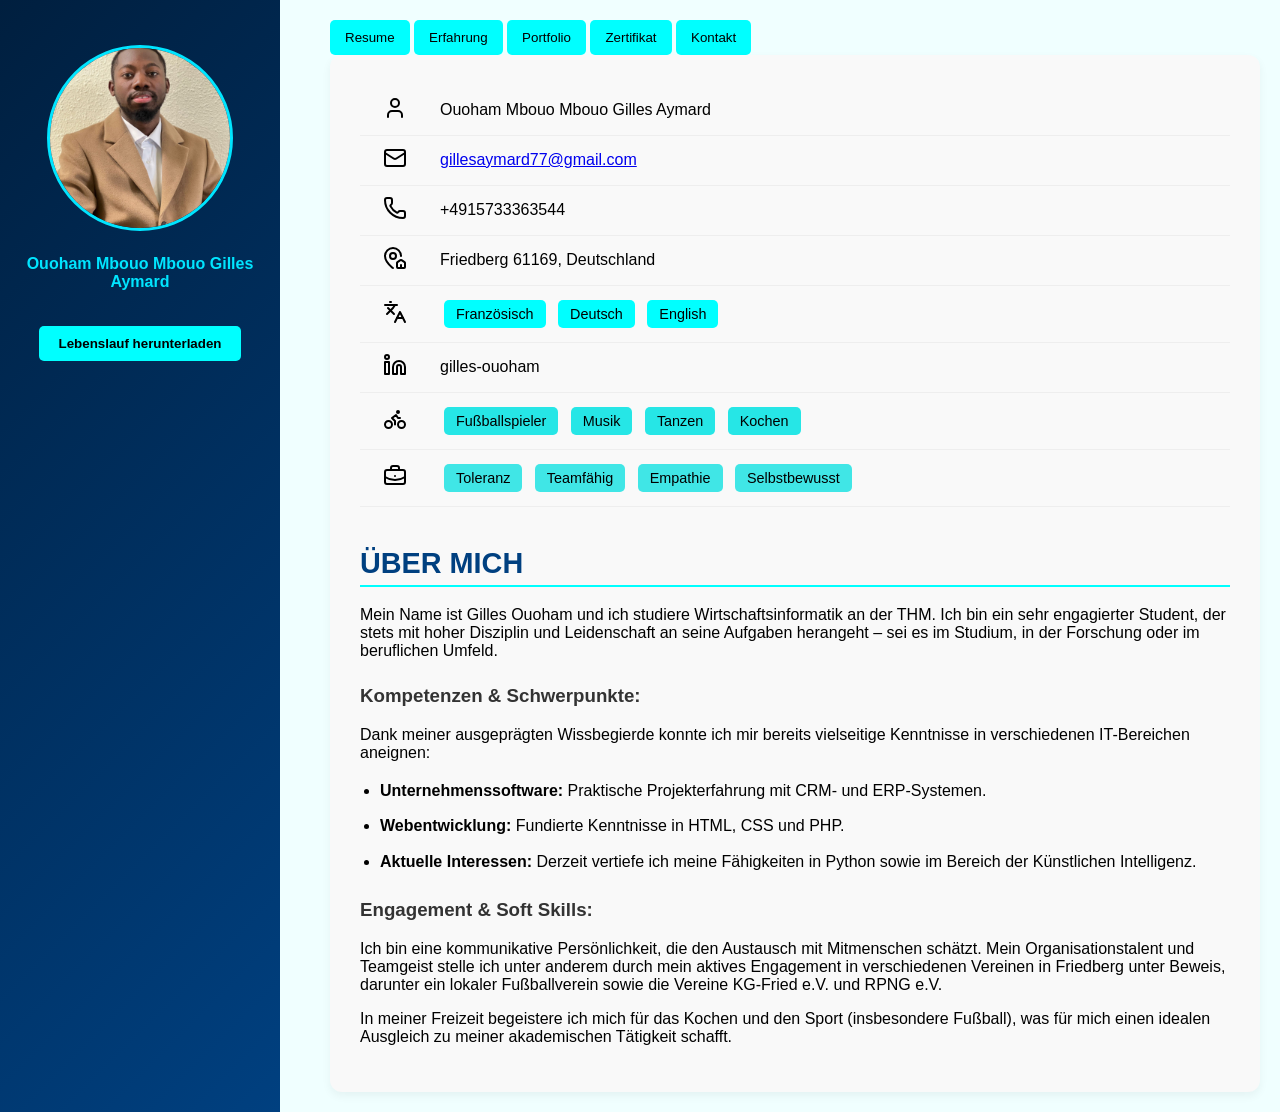
<file: index.html>
<!DOCTYPE html>
<html lang="de">
<head>
    <meta charset="UTF-8">
    <meta name="viewport" content="width=device-width, initial-scale=1.0">
    <title>Portfolio Gilles Ouoham</title>
    <link rel="stylesheet" href="style.css">
</head>
<body>
    <div class="container-parent">

        <div class="beschreibungdiv">
            <img src="images/5213255600974795496.jpg" class="image" alt="Foto von Gilles Ouoham">
            <p class="name-sidebar">Ouoham Mbouo Mbouo Gilles Aymard</p>
            <a href="images/Lebenslauf_DA" download="Lebenslauf_Gilles_Ouoham">
                <button class="buttoncv">Lebenslauf herunterladen</button>   
            </a>
        </div>

        <div class="menudiv"> 
            <div class="boutondiv">
                <a href="resume.html"><button class="button1">Resume</button></a>
                <a href="erfahrung.html"><button class="button2">Erfahrung</button></a>
                <a href="portfolio.html"><button class="button3">Portfolio</button></a>
                <a href="zertifikat.html"><button class="button4">Zertifikat</button></a>
                <a href="kontakt.html"><button class="button5">Kontakt</button></a>
            </div>

            <div class="infodiv">
                <table>
                    <tr>
                        <td><img src="images/user.svg" alt="Name Icon"></td>
                        <td>Ouoham Mbouo Mbouo Gilles Aymard</td>
                    </tr>
                    <tr>
                        <td><img src="images/mail.svg" alt="E-Mail Icon"></td>
                        <td><a href="mailto:gillesaymard77@gmail.com">gillesaymard77@gmail.com</a></td>
                    </tr>
                    <tr>
                        <td><img src="images/phone.svg" alt="Telefon Icon"></td>
                        <td>+4915733363544</td>
                    </tr>
                    <tr>
                        <td><img src="images/map-pin-house.svg" alt="Adresse Icon"></td>
                        <td>Friedberg 61169, Deutschland</td>
                    </tr>
                    <tr>
                        <td><img src="images/languages.svg" alt="Sprachen Icon"></td>
                        <td>
                            <span class="badge">Französisch</span> 
                            <span class="badge">Deutsch</span> 
                            <span class="badge">English</span> 
                        </td>
                    </tr>
                    <tr>
                        <td><img src="images/linkedin.svg" alt="LinkedIn Icon"></td>
                        <td>gilles-ouoham</td>
                    </tr>
                    <tr>
                        <td><img src="images/bike.svg" alt="Hobbys Icon"></td>
                        <td>
                            <span class="badge badge-hobby">Fußballspieler</span> 
                            <span class="badge badge-hobby">Musik</span> 
                            <span class="badge badge-hobby">Tanzen</span> 
                            <span class="badge badge-hobby">Kochen</span> 
                        </td>
                    </tr>
                    <tr>
                        <td><img src="images/briefcase-business.svg" alt="Soft Skills Icon"></td>
                        <td>
                            <span class="badge badge-skill">Toleranz</span> 
                            <span class="badge badge-skill">Teamfähig</span> 
                            <span class="badge badge-skill">Empathie</span> 
                            <span class="badge badge-skill">Selbstbewusst</span>
                        </td>
                    </tr>
                </table>

                <h1 class="titre">ÜBER MICH</h1>
                
                <p>Mein Name ist Gilles Ouoham und ich studiere Wirtschaftsinformatik an der THM. Ich bin ein sehr engagierter Student, der stets mit hoher Disziplin und Leidenschaft an seine Aufgaben herangeht – sei es im Studium, in der Forschung oder im beruflichen Umfeld.</p>

                <h3>Kompetenzen & Schwerpunkte:</h3>
                <p>Dank meiner ausgeprägten Wissbegierde konnte ich mir bereits vielseitige Kenntnisse in verschiedenen IT-Bereichen aneignen:</p>
                
                <ul class="skills-list">
                    <li><strong>Unternehmenssoftware:</strong> Praktische Projekterfahrung mit CRM- und ERP-Systemen.</li>
                    <li><strong>Webentwicklung:</strong> Fundierte Kenntnisse in HTML, CSS und PHP.</li>
                    <li><strong>Aktuelle Interessen:</strong> Derzeit vertiefe ich meine Fähigkeiten in Python sowie im Bereich der Künstlichen Intelligenz.</li>
                </ul>

                <h3>Engagement & Soft Skills:</h3>
                <p>Ich bin eine kommunikative Persönlichkeit, die den Austausch mit Mitmenschen schätzt. Mein Organisationstalent und Teamgeist stelle ich unter anderem durch mein aktives Engagement in verschiedenen Vereinen in Friedberg unter Beweis, darunter ein lokaler Fußballverein sowie die Vereine KG-Fried e.V. und RPNG e.V.</p>
                <p>In meiner Freizeit begeistere ich mich für das Kochen und den Sport (insbesondere Fußball), was für mich einen idealen Ausgleich zu meiner akademischen Tätigkeit schafft.</p>
            </div>
        </div>

    </div>
</body>
</html>
</file>
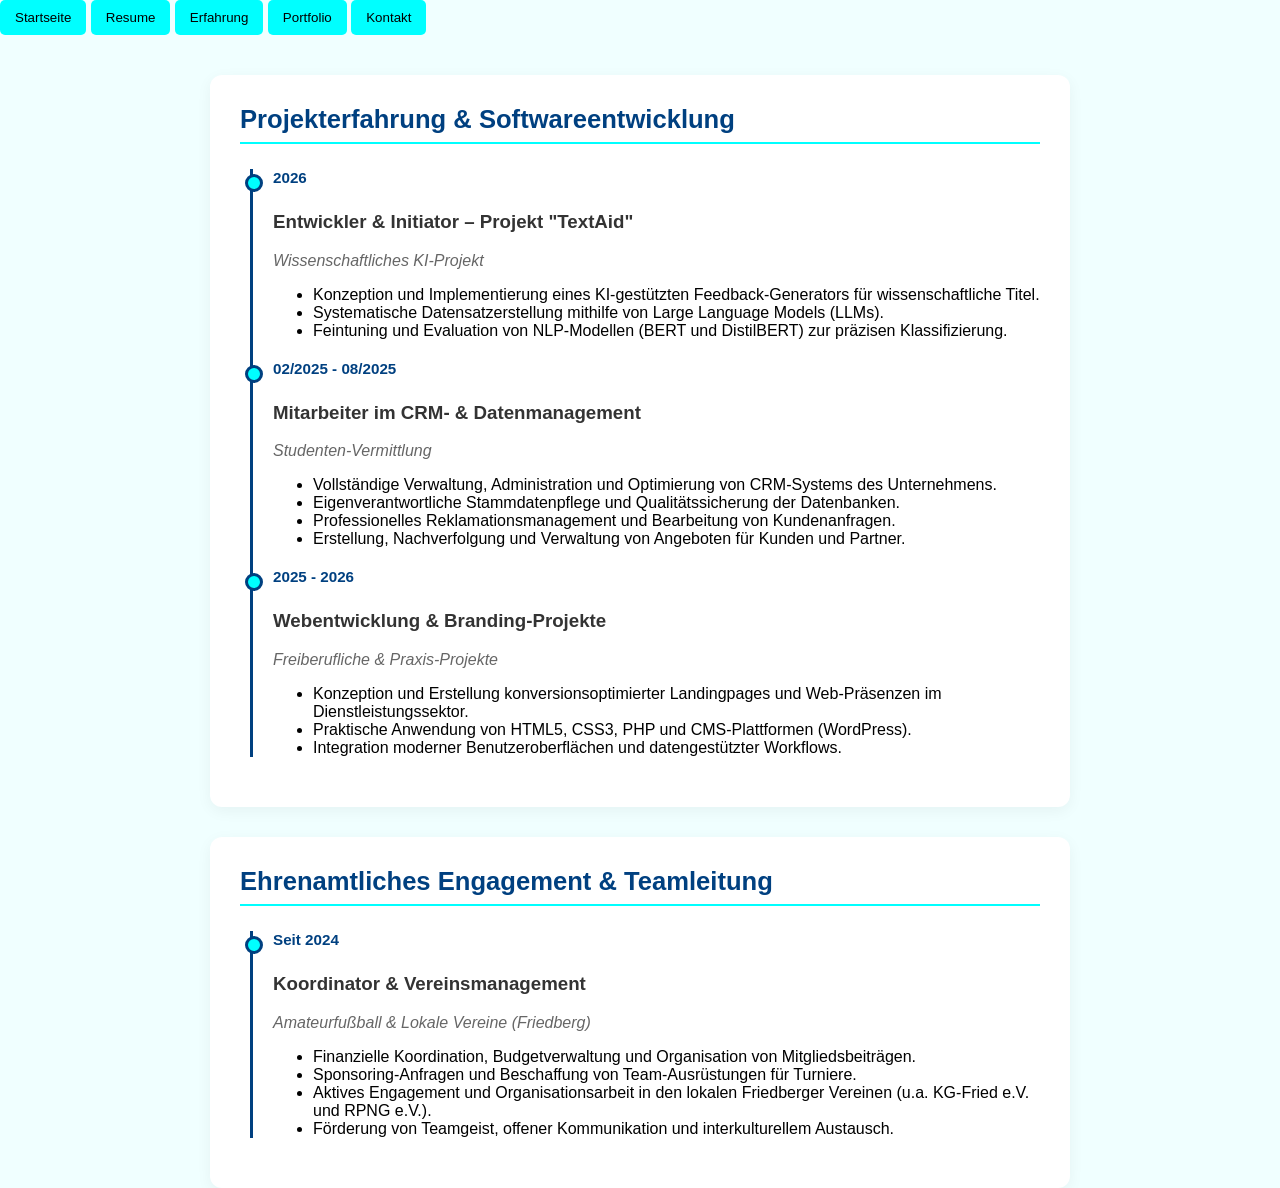
<file: erfahrung.html>
<!DOCTYPE html>
<html lang="de">
<head>
    <meta charset="UTF-8">
    <meta name="viewport" content="width=device-width, initial-scale=1.0">
    <title>Erfahrung - Gilles Ouoham</title>
    <link rel="stylesheet" href="style.css">
</head>
<body>
    <div class="boutondiv">
        <a href="index.html"><button class="button6">Startseite</button></a>
        <a href="resume.html"><button class="button1">Resume</button></a>
        <a href="erfahrung.html"><button class="button2">Erfahrung</button></a>
        <a href="portfolio.html"><button class="button3">Portfolio</button></a>
        <a href="kontakt.html"><button class="button5">Kontakt</button></a>
    </div>

    <div class="resume-container">
        
        <div class="resume-section">
            <h2 class="resume-title">Projekterfahrung & Softwareentwicklung</h2>
            
            <div class="resume-timeline">
                <div class="timeline-item">
                    <div class="timeline-date">2026</div>
                    <div class="timeline-content">
                        <h3>Entwickler & Initiator – Projekt "TextAid"</h3>
                        <p class="timeline-institution">Wissenschaftliches KI-Projekt</p>
                        <ul>
                            <li>Konzeption und Implementierung eines KI-gestützten Feedback-Generators für wissenschaftliche Titel.</li>
                            <li>Systematische Datensatzerstellung mithilfe von Large Language Models (LLMs).</li>
                            <li>Feintuning und Evaluation von NLP-Modellen (BERT und DistilBERT) zur präzisen Klassifizierung.</li>
                        </ul>
                    </div>
                </div>

                <div class="timeline-item">
                    <div class="timeline-date">02/2025 - 08/2025</div>
                    <div class="timeline-content">
                        <h3>Mitarbeiter im CRM- & Datenmanagement</h3>
                        <p class="timeline-institution">Studenten-Vermittlung</p>
                        <ul>
                            <li>Vollständige Verwaltung, Administration und Optimierung von CRM-Systems des Unternehmens.</li>
                            <li>Eigenverantwortliche Stammdatenpflege und Qualitätssicherung der Datenbanken.</li>
                            <li>Professionelles Reklamationsmanagement und Bearbeitung von Kundenanfragen.</li>
                            <li>Erstellung, Nachverfolgung und Verwaltung von Angeboten für Kunden und Partner.</li>
                        </ul>
                    </div>
                </div>

                <div class="timeline-item">
                    <div class="timeline-date">2025 - 2026</div>
                    <div class="timeline-content">
                        <h3>Webentwicklung & Branding-Projekte</h3>
                        <p class="timeline-institution">Freiberufliche & Praxis-Projekte</p>
                        <ul>
                            <li>Konzeption und Erstellung konversionsoptimierter Landingpages und Web-Präsenzen im Dienstleistungssektor.</li>
                            <li>Praktische Anwendung von HTML5, CSS3, PHP und CMS-Plattformen (WordPress).</li>
                            <li>Integration moderner Benutzeroberflächen und datengestützter Workflows.</li>
                        </ul>
                    </div>
                </div>
            </div>
        </div>

        <div class="resume-section">
            <h2 class="resume-title">Ehrenamtliches Engagement & Teamleitung</h2>
            
            <div class="resume-timeline">
                <div class="timeline-item">
                    <div class="timeline-date">Seit 2024</div>
                    <div class="timeline-content">
                        <h3>Koordinator & Vereinsmanagement</h3>
                        <p class="timeline-institution">Amateurfußball & Lokale Vereine (Friedberg)</p>
                        <ul>
                            <li>Finanzielle Koordination, Budgetverwaltung und Organisation von Mitgliedsbeiträgen.</li>
                            <li>Sponsoring-Anfragen und Beschaffung von Team-Ausrüstungen für Turniere.</li>
                            <li>Aktives Engagement und Organisationsarbeit in den lokalen Friedberger Vereinen (u.a. KG-Fried e.V. und RPNG e.V.).</li>
                            <li>Förderung von Teamgeist, offener Kommunikation und interkulturellem Austausch.</li>
                        </ul>
                    </div>
                </div>
            </div>
        </div>

    </div>
</body>
</html>
</file>
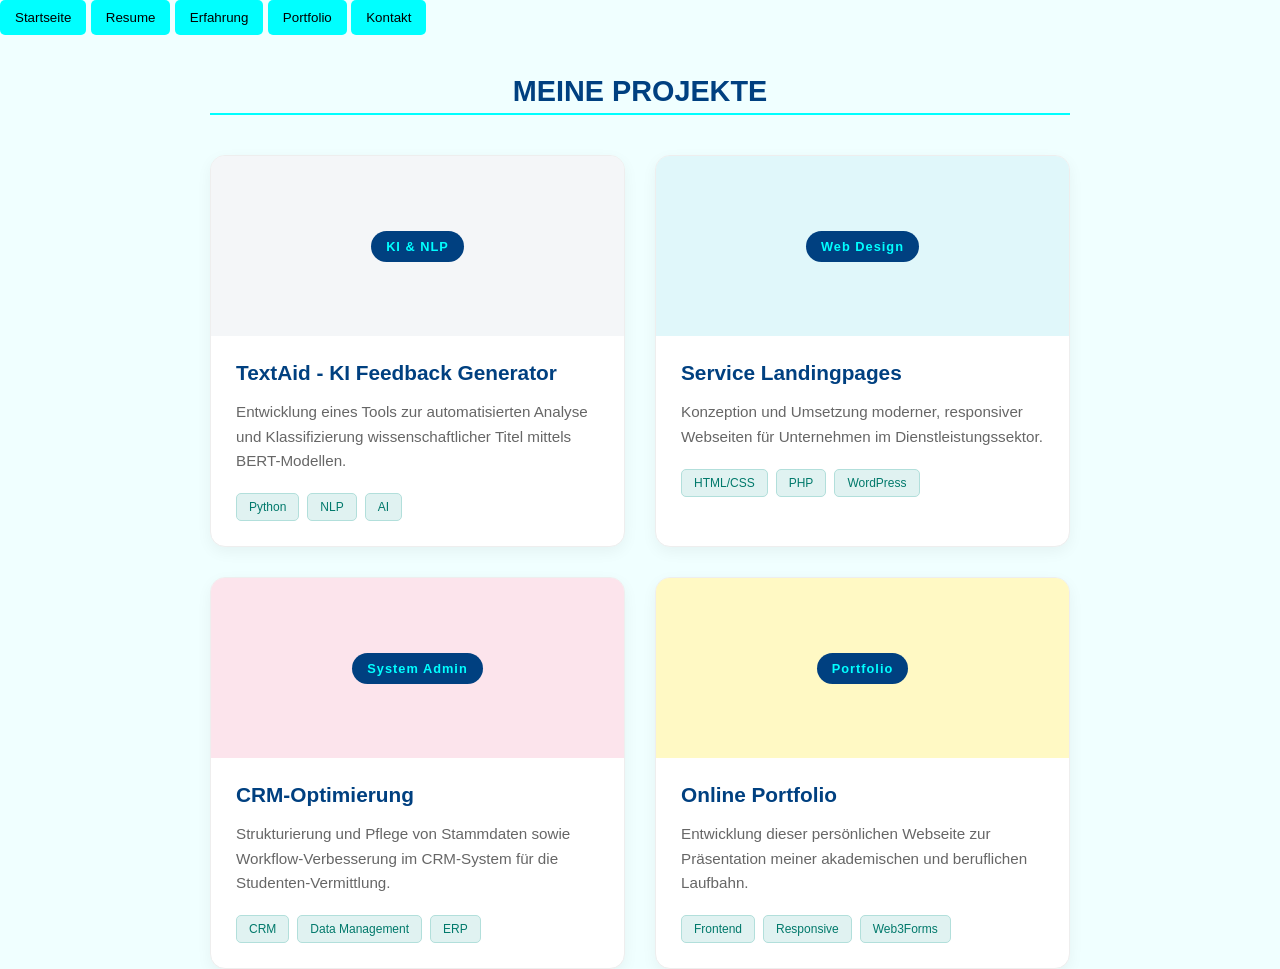
<file: portfolio.html>
<!DOCTYPE html>
<html lang="de">
<head>
    <meta charset="UTF-8">
    <meta name="viewport" content="width=device-width, initial-scale=1.0">
    <title>Portfolio - Gilles Ouoham</title>
    <link rel="stylesheet" href="style.css">
</head>
<body>
    <div class="boutondiv">
        <a href="index.html"><button class="button6">Startseite</button></a>
        <a href="resume.html"><button class="button1">Resume</button></a>
        <a href="erfahrung.html"><button class="button2">Erfahrung</button></a>
        <a href="portfolio.html"><button class="button3">Portfolio</button></a>
        <a href="kontakt.html"><button class="button5">Kontakt</button></a>
    </div>

    <div class="resume-container">
        <h1 class="titre" style="text-align: center; margin-bottom: 40px;">MEINE PROJEKTE</h1>

        <div class="portfolio-grid">
            
            <div class="project-card">
                <div class="project-image">
                    <div class="project-overlay">KI & NLP</div>
                </div>
                <div class="project-content">
                    <h3>TextAid - KI Feedback Generator</h3>
                    <p>Entwicklung eines Tools zur automatisierten Analyse und Klassifizierung wissenschaftlicher Titel mittels BERT-Modellen.</p>
                    <div class="project-tags">
                        <span class="badge">Python</span>
                        <span class="badge">NLP</span>
                        <span class="badge">AI</span>
                    </div>
                </div>
            </div>

            <div class="project-card">
                <div class="project-image" style="background-color: #e0f7fa;">
                    <div class="project-overlay">Web Design</div>
                </div>
                <div class="project-content">
                    <h3>Service Landingpages</h3>
                    <p>Konzeption und Umsetzung moderner, responsiver Webseiten für Unternehmen im Dienstleistungssektor.</p>
                    <div class="project-tags">
                        <span class="badge">HTML/CSS</span>
                        <span class="badge">PHP</span>
                        <span class="badge">WordPress</span>
                    </div>
                </div>
            </div>

            <div class="project-card">
                <div class="project-image" style="background-color: #fce4ec;">
                    <div class="project-overlay">System Admin</div>
                </div>
                <div class="project-content">
                    <h3>CRM-Optimierung</h3>
                    <p>Strukturierung und Pflege von Stammdaten sowie Workflow-Verbesserung im CRM-System für die Studenten-Vermittlung.</p>
                    <div class="project-tags">
                        <span class="badge">CRM</span>
                        <span class="badge">Data Management</span>
                        <span class="badge">ERP</span>
                    </div>
                </div>
            </div>

            <div class="project-card">
                <div class="project-image" style="background-color: #fff9c4;">
                    <div class="project-overlay">Portfolio</div>
                </div>
                <div class="project-content">
                    <h3>Online Portfolio</h3>
                    <p>Entwicklung dieser persönlichen Webseite zur Präsentation meiner akademischen und beruflichen Laufbahn.</p>
                    <div class="project-tags">
                        <span class="badge">Frontend</span>
                        <span class="badge">Responsive</span>
                        <span class="badge">Web3Forms</span>
                    </div>
                </div>
            </div>

        </div>
    </div>
</body>
</html>
</file>
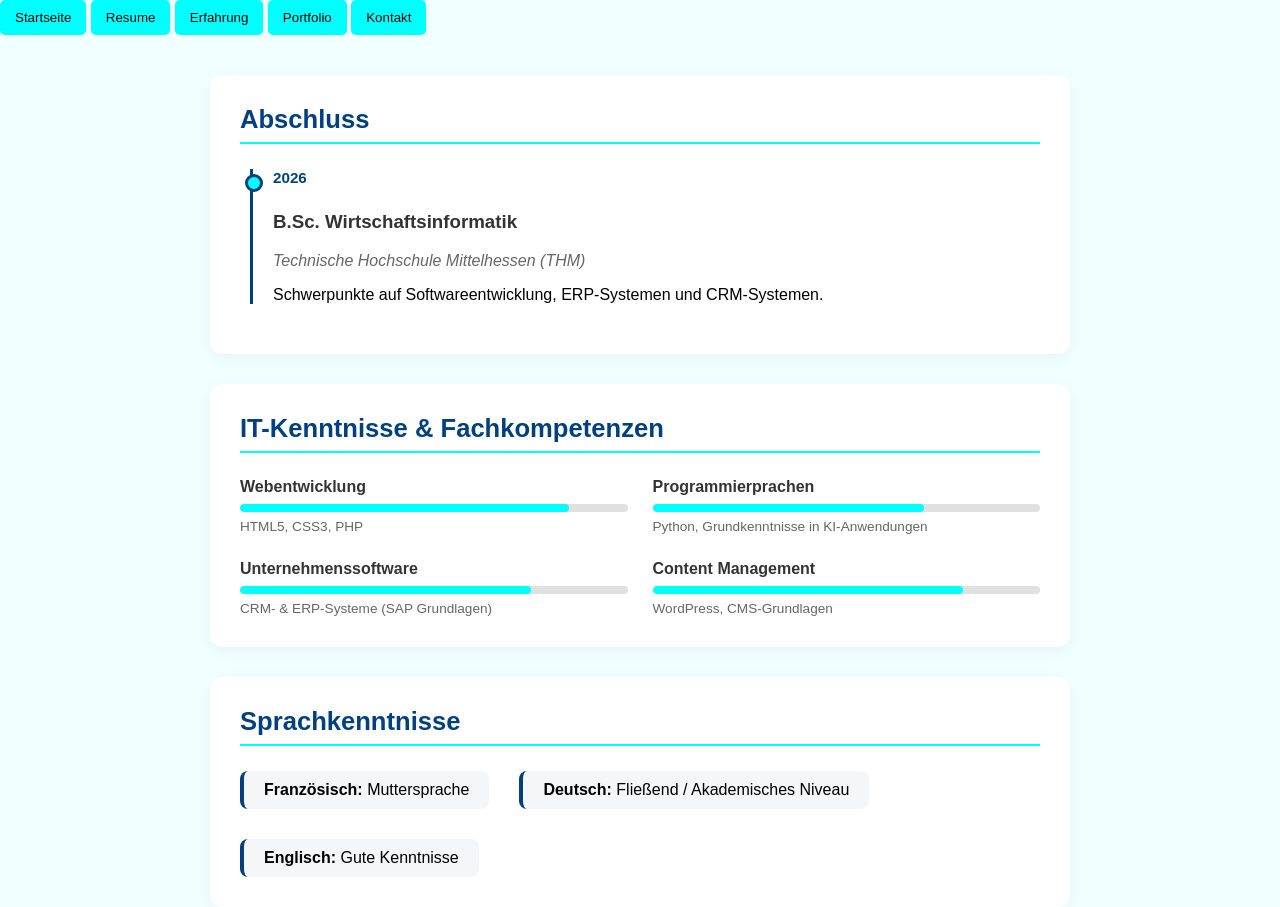
<file: resume.html>
<!DOCTYPE html>
<html lang="de">
<head>
    <meta charset="UTF-8">
    <meta name="viewport" content="width=device-width, initial-scale=1.0">
    <title>Resume - Gilles Ouoham</title>
    <link rel="stylesheet" href="style.css">
</head>
<body>
    <div class="boutondiv">
        <a href="index.html"><button class="button6">Startseite</button></a>
        <a href="resume.html"><button class="button1">Resume</button></a>
        <a href="erfahrung.html"><button class="button2">Erfahrung</button></a>
        <a href="portfolio.html"><button class="button3">Portfolio</button></a>
        <a href="kontakt.html"><button class="button5">Kontakt</button></a>
    </div>

    <div class="resume-container">
        
        <div class="resume-section">
            <h2 class="resume-title">Abschluss</h2>
            
            <div class="resume-timeline">
                <div class="timeline-item">
                    <div class="timeline-date">2026</div>
                    <div class="timeline-content">
                        <h3>B.Sc. Wirtschaftsinformatik</h3>
                        <p class="timeline-institution">Technische Hochschule Mittelhessen (THM)</p>
                        <p>Schwerpunkte auf Softwareentwicklung, ERP-Systemen und CRM-Systemen.</p>
                    </div>
                </div>
            </div>
        </div>

        <div class="resume-section">
            <h2 class="resume-title">IT-Kenntnisse & Fachkompetenzen</h2>
            
            <div class="skills-grid">
                <div class="skill-box">
                    <h4>Webentwicklung</h4>
                    <div class="skill-bar"><div class="skill-level" style="width: 85%;"></div></div>
                    <span>HTML5, CSS3, PHP</span>
                </div>
                
                <div class="skill-box">
                    <h4>Programmierprachen</h4>
                    <div class="skill-bar"><div class="skill-level" style="width: 70%;"></div></div>
                    <span>Python, Grundkenntnisse in KI-Anwendungen</span>
                </div>

                <div class="skill-box">
                    <h4>Unternehmenssoftware</h4>
                    <div class="skill-bar"><div class="skill-level" style="width: 75%;"></div></div>
                    <span>CRM- & ERP-Systeme (SAP Grundlagen)</span>
                </div>

                <div class="skill-box">
                    <h4>Content Management</h4>
                    <div class="skill-bar"><div class="skill-level" style="width: 80%;"></div></div>
                    <span>WordPress, CMS-Grundlagen</span>
                </div>
            </div>
        </div>

        <div class="resume-section">
            <h2 class="resume-title">Sprachkenntnisse</h2>
            <div class="languages-flex">
                <div class="lang-item"><strong>Französisch:</strong> Muttersprache</div>
                <div class="lang-item"><strong>Deutsch:</strong> Fließend / Akademisches Niveau</div>
                <div class="lang-item"><strong>Englisch:</strong> Gute Kenntnisse</div>
            </div>
        </div>

    </div>
</body>
</html>
</file>
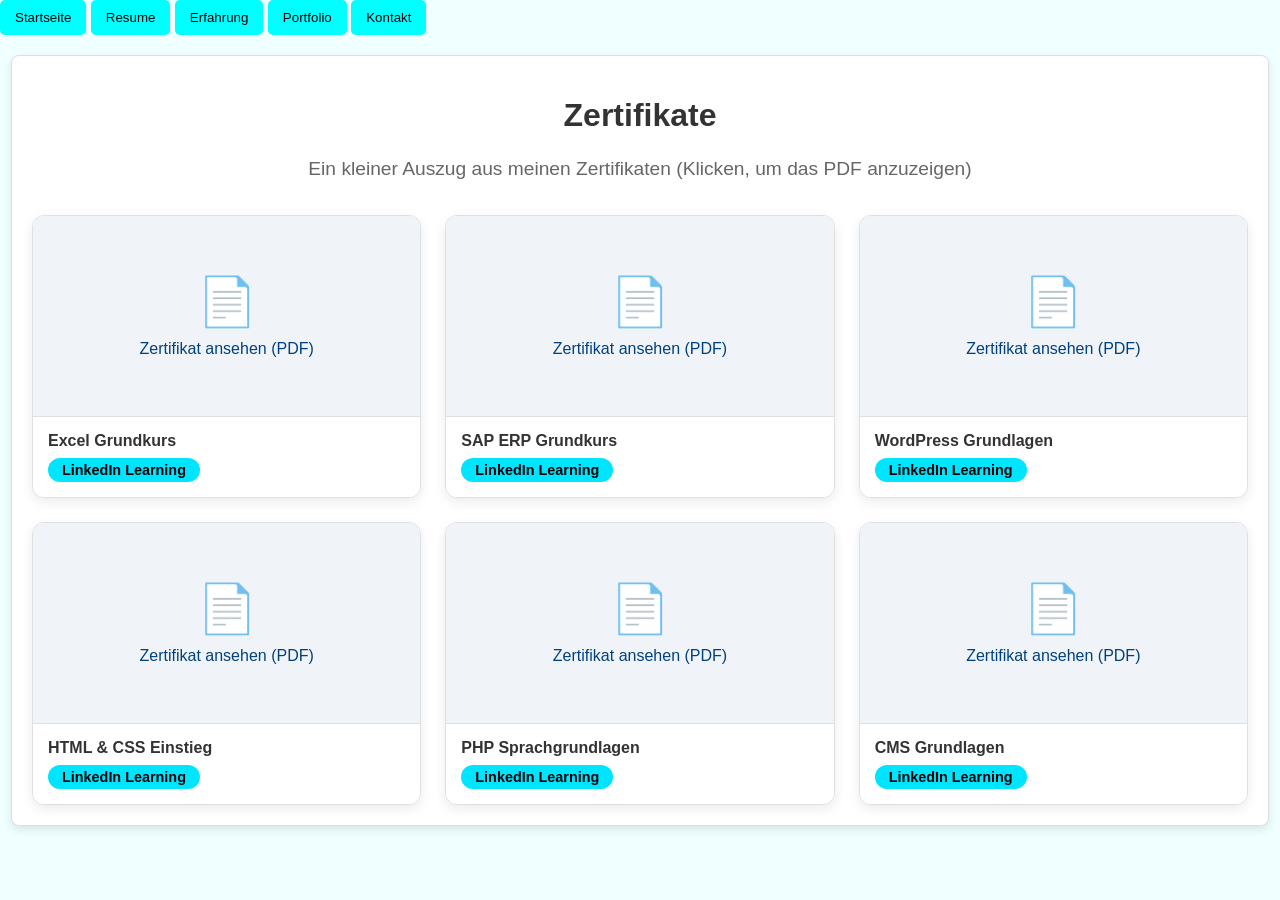
<file: zertifikat.html>
<!DOCTYPE html>
<html lang="de">
<head>
    <meta charset="UTF-8">
    <meta name="viewport" content="width=device-width, initial-scale=1.0">
    <title>Zertifikate - Gilles Ouoham</title>
    <link rel="stylesheet" href="style.css">
</head>
<body>
    <div class="boutondiv">
        <a href="index.html"><button class="button6">Startseite</button></a>
        <a href="resume.html"><button class="button1">Resume</button></a>
        <a href="erfahrung.html"><button class="button2">Erfahrung</button></a>
        <a href="portfolio.html"><button class="button3">Portfolio</button></a>
        <a href="kontakt.html"><button class="button5">Kontakt</button></a>
    </div>

    <div class="zertdiv">
        <h1>Zertifikate</h1>
        <p>Ein kleiner Auszug aus meinen Zertifikaten (Klicken, um das PDF anzuzeigen)</p>

        <div class="cert-grid">

            <a href="images/Zertifikate/Abschlusszertifikat_Excel Grundkurs Microsoft 365.pdf" target="_blank" class="cert-card">
                <div class="pdf-placeholder">
                    <span class="pdf-icon">📄</span>
                    <span class="pdf-text">Zertifikat ansehen (PDF)</span>
                </div>
                <div class="cert-footer">
                    <strong>Excel Grundkurs</strong>
                    <span class="cert-badge">LinkedIn Learning</span>
                </div>
            </a>

            <a href="images/Zertifikate/Abschlusszertifikat_SAP ERP Grundkurs.pdf" target="_blank" class="cert-card">
                <div class="pdf-placeholder">
                    <span class="pdf-icon">📄</span>
                    <span class="pdf-text">Zertifikat ansehen (PDF)</span>
                </div>
                <div class="cert-footer">
                    <strong>SAP ERP Grundkurs</strong>
                    <span class="cert-badge">LinkedIn Learning</span>
                </div>
            </a>

            <a href="images/Zertifikate/Abschlusszertifikat_WordPress 6 fur Entwicklerinnen  Grundlagen.pdf" target="_blank" class="cert-card">
                <div class="pdf-placeholder">
                    <span class="pdf-icon">📄</span>
                    <span class="pdf-text">Zertifikat ansehen (PDF)</span>
                </div>
                <div class="cert-footer">
                    <strong>WordPress Grundlagen</strong>
                    <span class="cert-badge">LinkedIn Learning</span>
                </div>
            </a>

            <a href="images/Zertifikate/CertificatDaccomplissement_HTML_und_CSS_Der_schnelle_Einstieg.pdf" target="_blank" class="cert-card">
                <div class="pdf-placeholder">
                    <span class="pdf-icon">📄</span>
                    <span class="pdf-text">Zertifikat ansehen (PDF)</span>
                </div>
                <div class="cert-footer">
                    <strong>HTML & CSS Einstieg</strong>
                    <span class="cert-badge">LinkedIn Learning</span>
                </div>
            </a>

            <a href="images/Zertifikate/CertificateOfCompletion_PHP Grundkurs 1 Sprachgrundlagen.pdf" target="_blank" class="cert-card">
                <div class="pdf-placeholder">
                    <span class="pdf-icon">📄</span>
                    <span class="pdf-text">Zertifikat ansehen (PDF)</span>
                </div>
                <div class="cert-footer">
                    <strong>PHP Sprachgrundlagen</strong>
                    <span class="cert-badge">LinkedIn Learning</span>
                </div>
            </a>

            <a href="images/Zertifikate/Abschlusszertifikat_ContentManagementSysteme CMS  Grundlagen.pdf" target="_blank" class="cert-card">
                <div class="pdf-placeholder">
                    <span class="pdf-icon">📄</span>
                    <span class="pdf-text">Zertifikat ansehen (PDF)</span>
                </div>
                <div class="cert-footer">
                    <strong>CMS Grundlagen</strong>
                    <span class="cert-badge">LinkedIn Learning</span>
                </div>
            </a>

        </div>
    </div>
</body>
</html>
</file>
<file: style.css>
/* Reset global et corrections de syntaxe */
html, body {
    height: 100%;
    margin: 0; 
    padding: 0; 
    font-family: 'Segoe UI', Tahoma, Geneva, Verdana, sans-serif;
}

body {
    background-color: azure;
}

/* Conteneur Principal */
.container-parent {
    display: flex;
    min-height: 100vh;
    gap: 30px;
    align-items: stretch;
}

/* Linke Sidebar (Modifiée pour un rendu moderne) */
.beschreibungdiv { 
    flex: 0 0 280px; /* Largeur fixe et stable de 280px */
    background: linear-gradient(135deg, #001f3f, #004080); /* Un bleu nuit dégradé plus pro */
    color: white;
    text-align: center;
    padding: 20px;
    box-sizing: border-box;
}

.name-sidebar {
    color: #00e5ff; /* Aqua clair pour faire ressortir ton nom */
    font-weight: bold;
    margin: 20px 0;
}

.image {
    width: 180px;
    height: 180px;
    object-fit: cover;
    border-radius: 50%; /* Optionnel : met ta photo en rond pour un effet plus moderne */
    border: 3px solid #00e5ff;
    margin-top: 25px;
}

/* Rechter Hauptinhalt */
.menudiv { 
    flex: 1;
    display: flex;
    flex-direction: column;
    padding: 20px;
}

/* Navigation */
.buttondiv {
    display: flex;
    justify-content: flex-end;
    gap: 10px; /* Espace entre les boutons de navigation */
    margin-bottom: 15px;
}

/* Boutons de navigation généraux */
.button1, .button2, .button3, .button4, .button5, .button6 {
    background-color: aqua;
    color: black;
    border: none;
    border-radius: 5px;
    padding: 10px 15px;
    font-weight: 500;
    cursor: pointer;
    transition: transform 0.2s, background-color 0.2s; /* Corrigé : 0.2s au lieu de 0,2s */
}

.button1:hover, .button2:hover, .button3:hover, .button4:hover, .button5:hover {
    transform: scale(1.05);
    background-color: #00e5e5;
}

/* Bouton Télécharger CV */
.beschreibungdiv a {
    text-decoration: none;
}

.buttoncv {
    background-color: aqua;
    color: black;
    padding: 10px 20px;
    border: none;
    border-radius: 5px;
    cursor: pointer;
    font-weight: bold;
    transition: transform 0.2s, background-color 0.2s; /* Corrigé : 0.2s */
    margin-top: 15px;
}

.buttoncv:hover { /* Corrigé : Espace supprimé avant le :hover */
    transform: scale(1.05);
    background-color: #00e5e5;
}

/* Infos & Section Textes */
.infodiv {
    width: 100%;
    background-color: #f9f9f9;
    padding: 30px;
    border-radius: 12px; 
    box-shadow: 0 4px 10px rgba(0,0,0,0.05);
    box-sizing: border-box;
}

.infodiv table {
    width: 100%;
    border-collapse: collapse;
    margin-bottom: 30px;
}

.infodiv tr {
    height: 50px;
    border-bottom: 1px solid #eee; /* Lignes séparatrices plus discrètes */
}

.infodiv td {
    padding: 10px;
}

.infodiv td:first-child {
    width: 50px; /* Aligne la colonne des icônes */
    text-align: center;
}

.infodiv td img {
    width: 24px;
    height: 24px;
}

/* Titres de section */
.titre {
    text-align: left;
    color: #004080; /* Corrigé : Couleur foncée pour être lisible */
    border-bottom: 2px solid aqua;
    padding-bottom: 5px;
    margin-top: 40px;
    font-size: 1.8rem;
}

h3 {
    color: #333;
    margin-top: 25px;
}

/* Badges (Langues, Hobbys, Soft Skills) */
.badge {
    display: inline-block;
    background-color: aqua;
    color: black;
    border-radius: 5px;
    padding: 6px 12px;
    margin: 4px;
    font-size: 0.9rem;
    font-weight: 500;
}

.badge-hobby { background-color: #26e6e6; }
.badge-skill { background-color: #40e6e6; }

/* Liste des compétences */
.skills-list {
    list-style-type: disc;
    padding-left: 20px;
}

.skills-list li {
    margin-bottom: 10px;
    line-height: 1.6;
}

/* ==========================================================================
   Pages Optionnelles (Zertifikate & Kontakt) - Gardées intactes et nettoyées
   ========================================================================== */
/* --- Style Spécifique pour la Page Contact --- */

.page-kontakt {
    /* Un dégradé très doux pour remplacer le gris terne */
    background: linear-gradient(135deg, #f0f4f8 0%, #d9e2ec 100%);
    min-height: 100vh;
    font-family: 'Segoe UI', Tahoma, Geneva, Verdana, sans-serif;
}

.contact-main-container {
    display: flex;
    justify-content: center;
    align-items: center;
    padding: 60px 20px;
    box-sizing: border-box;
}

/* La carte principale sur deux colonnes */
.contact-card {
    display: flex;
    width: 100%;
    max-width: 1000px; /* Plus large pour accueillir les coordonnées */
    background-color: white;
    border-radius: 20px; /* Coins très arrondis modernes */
    box-shadow: 0 10px 30px rgba(0,0,0,0.06); /* Ombre très douce */
    overflow: hidden; /* Pour que les arrondis s'appliquent partout */
    box-sizing: border-box;
}

/* === Colonne de gauche (Infos) === */
.contact-info {
    flex: 1;
    background: linear-gradient(135deg, #001f3f 0%, #004080 100%); /* Rappel du bleu de ta sidebar */
    color: white;
    padding: 50px;
    box-sizing: border-box;
}

.contact-info h2 {
    font-size: 2.2rem;
    margin-bottom: 20px;
    color: #00e5ff; /* Aqua brillant pour le titre */
}

.contact-info p {
    font-size: 1.1rem;
    line-height: 1.6;
    margin-bottom: 40px;
    opacity: 0.9;
}

.info-details {
    display: flex;
    flex-direction: column;
    gap: 25px;
}

.info-item {
    display: flex;
    align-items: center;
    gap: 15px;
    font-size: 1.1rem;
}

.info-item i {
    font-size: 1.3rem;
    color: #00e5ff;
    width: 30px;
    text-align: center;
}

.info-item a {
    color: white;
    text-decoration: none;
    transition: color 0.2s;
}

.info-item a:hover {
    color: #00e5ff;
}

/* === Colonne de droite (Formulaire) === */
.contact-form-container {
    flex: 1.2; /* Légèrement plus large que la colonne info */
    padding: 50px;
    box-sizing: border-box;
}

.contact-form-container h2 {
    font-size: 2.2rem;
    color: #004080;
    margin-bottom: 30px;
}

/* Structure du formulaire moderne */
.form-group {
    margin-bottom: 25px;
}

.form-group label {
    display: block;
    font-weight: 600;
    margin-bottom: 10px;
    color: #333;
    font-size: 1rem;
}

/* Style des champs de saisie modernes */
.form-group input,
.form-group textarea {
    width: 100%;
    padding: 15px 18px;
    border: 1px solid #e0e0e0; /* Bords gris très fins */
    border-radius: 8px; /* Coins arrondis */
    font-size: 1rem;
    font-family: inherit;
    background-color: #fcfcfc;
    transition: all 0.3s ease;
    box-sizing: border-box;
}

/* Effet au survol des champs */
.form-group input:hover,
.form-group textarea:hover {
    border-color: #ccc;
}

/* Effet focus quand on clique sur un champ */
.form-group input:focus,
.form-group textarea:focus {
    border-color: #00e5ff; /* Ta couleur thème */
    box-shadow: 0 0 10px rgba(0, 229, 255, 0.15); /* Halot lumineux */
    outline: none;
    background-color: white;
}

/* Bouton d'envoi modernisé */
.button-submit {
    width: 100%;
    background-color: aqua; /* Ta couleur thème */
    color: black;
    border: none;
    border-radius: 8px;
    padding: 16px;
    font-size: 1.1rem;
    font-weight: bold;
    cursor: pointer;
    transition: all 0.3s ease;
    display: flex;
    justify-content: center;
    align-items: center;
    gap: 10px; /* Espace entre texte et icône */
}

.button-submit:hover {
    transform: translateY(-3px); /* Se soulève légèrement */
    background-color: #00e5e5; /* Plus foncé au survol */
    box-shadow: 0 5px 15px rgba(0, 229, 255, 0.3); /* Ombre portée brillante */
}

.button-submit i {
    font-size: 1.1rem;
}

/* --- Responsive pour Tablettes et Mobiles --- */
@media (max-width: 800px) {
    .contact-card {
        flex-direction: column; /* Passe en une seule colonne */
    }
    .contact-info, .contact-form-container {
        padding: 40px;
    }
}

@media (max-width: 500px) {
    .contact-info h2, .contact-form-container h2 {
        font-size: 1.8rem;
    }
    .contact-info, .contact-form-container {
        padding: 30px 20px;
    }
}
/* Certificats Grid */
.zertdiv {
  margin: 20px auto;       
  max-width: 95%;        
  min-height: 100px;       
  padding: 20px;           
  background-color: white;
  border: 1px solid #ddd;
  box-shadow: 0 4px 10px rgba(0,0,0,0.1);
  border-radius: 8px;      
  text-align: center;      
  word-wrap: break-word;   
}

.zertdiv h1 { color: #333; margin-bottom: 20px; }
.zertdiv p { font-size: 1.2rem; line-height: 1.6; color: #666; } 

.cert-grid {
  display: grid;
  grid-template-columns: repeat(3, 1fr); 
  gap: 24px;
  margin-top: 30px;
}

.cert-card {
  background-color: white;
  border: 1px solid #e0e0e0;
  border-radius: 12px;
  box-shadow: 0 4px 12px rgba(0,0,0,0.08);
  overflow: hidden;
  display: flex;
  flex-direction: column;
}

.cert-card img {
  width: 100%;
  height: 250px;
  object-fit: cover; 
  display: block;
}

.cert-footer {
  padding: 16px;
  display: flex;
  align-items: center;
  gap: 10px;
  font-size: 1rem;
  color: #333;
}

.cert-badge {
  background-color: #00e5ff;
  color: #000;
  padding: 4px 14px;
  border-radius: 20px;
  font-weight: 600;
  font-size: 0.9rem;
}

@media (max-width: 900px) { .cert-grid { grid-template-columns: repeat(2, 1fr); } }
@media (max-width: 550px) { .cert-grid { grid-template-columns: 1fr; } }

/* Désactiver le soulignement par défaut des liens sur la grille */
.cert-grid a {
    text-decoration: none;
    color: inherit;
    display: block;
}

/* Style de la zone qui remplace l'image */
.pdf-placeholder {
    height: 200px;
    background-color: #f0f4f8; /* Un gris-bleu très doux */
    display: flex;
    flex-direction: column;
    justify-content: center;
    align-items: center;
    gap: 10px;
    border-bottom: 1px solid #e0e0e0;
    transition: background-color 0.2s ease;
}

/* Effet au survol de la carte */
.cert-card:hover .pdf-placeholder {
    background-color: #e1e8f0; 
}

.pdf-icon {
    font-size: 3rem; /* Grand émoji document */
}

.pdf-text {
    font-size: 1rem;
    font-weight: 500;
    color: #004080; 
}

/* Ajustement du footer pour afficher le nom du cours et le badge */
.cert-footer {
    padding: 15px;
    display: flex;
    flex-direction: column; /* Aligne le nom du cours au-dessus du badge */
    align-items: flex-start;
    gap: 8px;
    background-color: white;
}

.cert-footer strong {
    font-size: 1rem;
    color: #333;
}

/* --- Style Spécifique pour la Page Resume --- */

.resume-container {
    max-width: 900px;
    margin: 40px auto;
    padding: 0 20px;
    box-sizing: border-box;
}

.resume-section {
    background-color: white;
    padding: 30px;
    border-radius: 12px;
    box-shadow: 0 4px 15px rgba(0,0,0,0.05);
    margin-bottom: 30px;
}

.resume-title {
    color: #004080;
    font-size: 1.6rem;
    border-bottom: 2px solid aqua;
    padding-bottom: 8px;
    margin-top: 0;
    margin-bottom: 25px;
}

/* Timeline (Chronologie) */
.resume-timeline {
    border-left: 3px solid #004080;
    padding-left: 20px;
    margin-left: 10px;
}

.timeline-item {
    position: relative;
    margin-bottom: 20px;
}

/* Petit point sur la ligne */
.timeline-item::before {
    content: '';
    position: absolute;
    left: -28px;
    top: 5px;
    background-color: aqua;
    border: 3px solid #004080;
    width: 12px;
    height: 12px;
    border-radius: 50%;
}

.timeline-date {
    font-weight: bold;
    color: #004080;
    font-size: 0.95rem;
    margin-bottom: 5px;
}

.timeline-institution {
    font-style: italic;
    color: #666;
    margin: 5px 0 10px 0;
}

/* Grille des compétences (Skills) */
.skills-grid {
    display: grid;
    grid-template-columns: repeat(2, 1fr);
    gap: 25px;
}

.skill-box h4 {
    margin: 0 0 8px 0;
    color: #333;
}

.skill-bar {
    background-color: #e0e0e0;
    height: 8px;
    border-radius: 4px;
    overflow: hidden;
    margin-bottom: 5px;
}

.skill-level {
    background-color: aqua;
    height: 100%;
    border-radius: 4px;
}

.skill-box span {
    font-size: 0.85rem;
    color: #666;
    background: none;
    padding: 0;
}

/* Langues */
.languages-flex {
    display: flex;
    gap: 30px;
    flex-wrap: wrap;
}

.lang-item {
    background-color: #f4f6f8;
    padding: 10px 20px;
    border-radius: 8px;
    font-size: 1rem;
    border-left: 4px solid #004080;
}

/* Responsive */
@media (max-width: 650px) {
    .skills-grid {
        grid-template-columns: 1fr;
    }
    .languages-flex {
        flex-direction: column;
        gap: 15px;
    }
}
/* --- Style Spécifique pour la Page Portfolio --- */

.portfolio-grid {
    display: grid;
    grid-template-columns: repeat(2, 1fr); /* 2 colonnes */
    gap: 30px;
    margin-top: 20px;
}

.project-card {
    background-color: white;
    border-radius: 15px;
    overflow: hidden;
    box-shadow: 0 5px 15px rgba(0,0,0,0.05);
    transition: transform 0.3s ease, box-shadow 0.3s ease;
    display: flex;
    flex-direction: column;
    border: 1px solid #eee;
}

.project-card:hover {
    transform: translateY(-8px);
    box-shadow: 0 12px 25px rgba(0,0,0,0.1);
}

.project-image {
    height: 180px;
    background-color: #f4f6f8;
    display: flex;
    justify-content: center;
    align-items: center;
    position: relative;
}

.project-overlay {
    background-color: #004080;
    color: aqua;
    padding: 8px 15px;
    border-radius: 20px;
    font-weight: bold;
    font-size: 0.8rem;
    letter-spacing: 1px;
}

.project-content {
    padding: 25px;
    flex-grow: 1;
}

.project-content h3 {
    margin: 0 0 12px 0;
    color: #004080;
    font-size: 1.3rem;
}

.project-content p {
    font-size: 0.95rem;
    color: #666;
    line-height: 1.6;
    margin-bottom: 20px;
}

.project-tags {
    display: flex;
    flex-wrap: wrap;
    gap: 8px;
}

/* On réutilise tes badges mais on s'assure qu'ils ne sont pas cliquables ici */
.project-tags .badge {
    margin: 0;
    font-size: 0.75rem;
    background-color: #e0f2f1;
    color: #00796b;
    border: 1px solid #b2dfdb;
}

/* Responsive */
@media (max-width: 750px) {
    .portfolio-grid {
        grid-template-columns: 1fr; /* 1 seule colonne sur mobile */
    }
}
</file>
